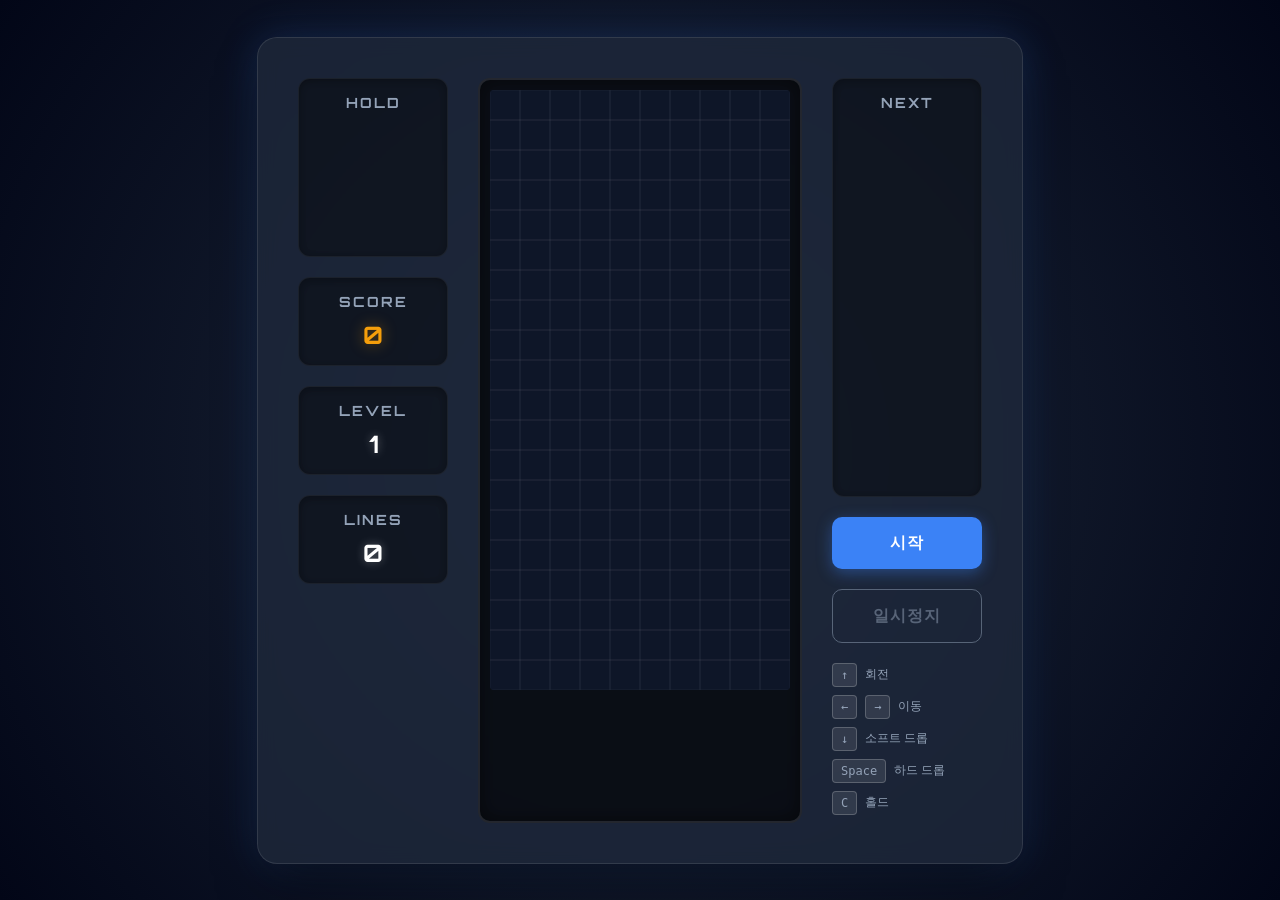
<file: index.html>
<!DOCTYPE html>
<html lang="ko">

<head>
    <meta charset="UTF-8">
    <meta name="viewport" content="width=device-width, initial-scale=1.0">
    <title>테트리스 게임</title>
    <link rel="stylesheet" href="style.css">
</head>

<body>
    <div class="game-container">
        <div class="left-panel">
            <div class="info-box">
                <h2>HOLD</h2>
                <canvas id="hold-canvas" width="120" height="120"></canvas>
            </div>
            <div class="info-box score-box">
                <h2>SCORE</h2>
                <p id="score">0</p>
            </div>
            <div class="info-box">
                <h2>LEVEL</h2>
                <p id="level">1</p>
            </div>
            <div class="info-box">
                <h2>LINES</h2>
                <p id="lines">0</p>
            </div>
        </div>
        <div class="board-container">
            <canvas id="game-canvas" width="300" height="600"></canvas>
            <div id="game-over-screen" class="hidden">
                <h2>GAME OVER</h2>
                <button id="restart-btn">다시 시작</button>
            </div>
        </div>
        <div class="right-panel">
            <div class="info-box">
                <h2>NEXT</h2>
                <canvas id="next-canvas" width="120" height="360"></canvas>
            </div>
            <button id="start-btn" class="btn primary">시작</button>
            <button id="pause-btn" class="btn secondary" disabled>일시정지</button>
            <div class="controls-help">
                <p><span>↑</span> 회전</p>
                <p><span>←</span> <span>→</span> 이동</p>
                <p><span>↓</span> 소프트 드롭</p>
                <p><span>Space</span> 하드 드롭</p>
                <p><span>C</span> 홀드</p>
            </div>
        </div>
    </div>
    <script src="script.js"></script>
</body>

</html>
</file>
<file: style.css>
@import url('https://fonts.googleapis.com/css2?family=Orbitron:wght@400;700&family=Roboto:wght@300;400;700&display=swap');

:root {
    --bg-color: #0f172a;
    --panel-bg: rgba(30, 41, 59, 0.8);
    --text-primary: #f8fafc;
    --text-secondary: #94a3b8;
    --accent-color: #3b82f6;
    --accent-hover: #2563eb;
    --grid-color: rgba(255, 255, 255, 0.05);
}

* {
    box-sizing: border-box;
    margin: 0;
    padding: 0;
}

body {
    font-family: 'Roboto', sans-serif;
    background-color: var(--bg-color);
    color: var(--text-primary);
    display: flex;
    justify-content: center;
    align-items: center;
    min-height: 100vh;
    overflow: hidden;
    background: radial-gradient(circle at center, #1e293b 0%, #020617 100%);
}

.game-container {
    display: flex;
    gap: 30px;
    background: var(--panel-bg);
    padding: 40px;
    border-radius: 20px;
    box-shadow: 0 25px 50px -12px rgba(0, 0, 0, 0.5), 0 0 40px rgba(59, 130, 246, 0.2);
    backdrop-filter: blur(10px);
    border: 1px solid rgba(255, 255, 255, 0.1);
}

.left-panel, .right-panel {
    display: flex;
    flex-direction: column;
    gap: 20px;
    width: 150px;
}

.info-box {
    background: rgba(0, 0, 0, 0.4);
    border-radius: 12px;
    padding: 15px;
    text-align: center;
    border: 1px solid rgba(255, 255, 255, 0.05);
    box-shadow: inset 0 2px 10px rgba(0, 0, 0, 0.3);
}

.info-box h2 {
    font-family: 'Orbitron', sans-serif;
    font-size: 14px;
    color: var(--text-secondary);
    margin-bottom: 10px;
    letter-spacing: 2px;
}

.info-box p {
    font-family: 'Orbitron', sans-serif;
    font-size: 24px;
    font-weight: 700;
    color: #fff;
    text-shadow: 0 0 10px rgba(255, 255, 255, 0.3);
}

.score-box p {
    color: #f59e0b;
    text-shadow: 0 0 15px rgba(245, 158, 11, 0.4);
}

.board-container {
    position: relative;
    padding: 10px;
    background: rgba(0, 0, 0, 0.6);
    border-radius: 12px;
    border: 2px solid rgba(255, 255, 255, 0.1);
    box-shadow: 0 0 20px rgba(0, 0, 0, 0.5) inset;
}

canvas {
    display: block;
}

#game-canvas {
    background-color: rgba(15, 23, 42, 0.9);
    border-radius: 4px;
}

#hold-canvas, #next-canvas {
    background-color: transparent;
    margin: 0 auto;
}

.btn {
    font-family: 'Orbitron', sans-serif;
    padding: 15px 20px;
    border: none;
    border-radius: 10px;
    font-size: 16px;
    font-weight: bold;
    cursor: pointer;
    transition: all 0.2s ease;
    text-transform: uppercase;
    letter-spacing: 1px;
}

.btn.primary {
    background-color: var(--accent-color);
    color: white;
    box-shadow: 0 4px 15px rgba(59, 130, 246, 0.4);
}

.btn.primary:hover {
    background-color: var(--accent-hover);
    transform: translateY(-2px);
    box-shadow: 0 6px 20px rgba(59, 130, 246, 0.6);
}

.btn.secondary {
    background-color: transparent;
    color: var(--text-secondary);
    border: 1px solid var(--text-secondary);
}

.btn.secondary:hover:not(:disabled) {
    background-color: rgba(255, 255, 255, 0.1);
    color: white;
}

.btn:disabled {
    opacity: 0.5;
    cursor: not-allowed;
}

.controls-help {
    margin-top: auto;
    font-size: 12px;
    color: var(--text-secondary);
}

.controls-help p {
    margin-bottom: 8px;
    display: flex;
    align-items: center;
    gap: 8px;
}

.controls-help span {
    background: rgba(255, 255, 255, 0.1);
    padding: 4px 8px;
    border-radius: 4px;
    font-family: monospace;
    border: 1px solid rgba(255, 255, 255, 0.2);
}

#game-over-screen {
    position: absolute;
    top: 0;
    left: 0;
    width: 100%;
    height: 100%;
    background: rgba(0, 0, 0, 0.8);
    backdrop-filter: blur(5px);
    display: flex;
    flex-direction: column;
    justify-content: center;
    align-items: center;
    border-radius: 12px;
    z-index: 10;
}

#game-over-screen.hidden {
    display: none;
}

#game-over-screen h2 {
    font-family: 'Orbitron', sans-serif;
    color: #ef4444;
    font-size: 36px;
    margin-bottom: 20px;
    text-shadow: 0 0 20px rgba(239, 68, 68, 0.5);
}

#restart-btn {
    background-color: #ef4444;
    color: white;
    border: none;
    padding: 12px 24px;
    border-radius: 8px;
    font-family: 'Orbitron', sans-serif;
    font-size: 18px;
    cursor: pointer;
    transition: all 0.2s;
}

#restart-btn:hover {
    background-color: #dc2626;
    transform: scale(1.05);
}
</file>
